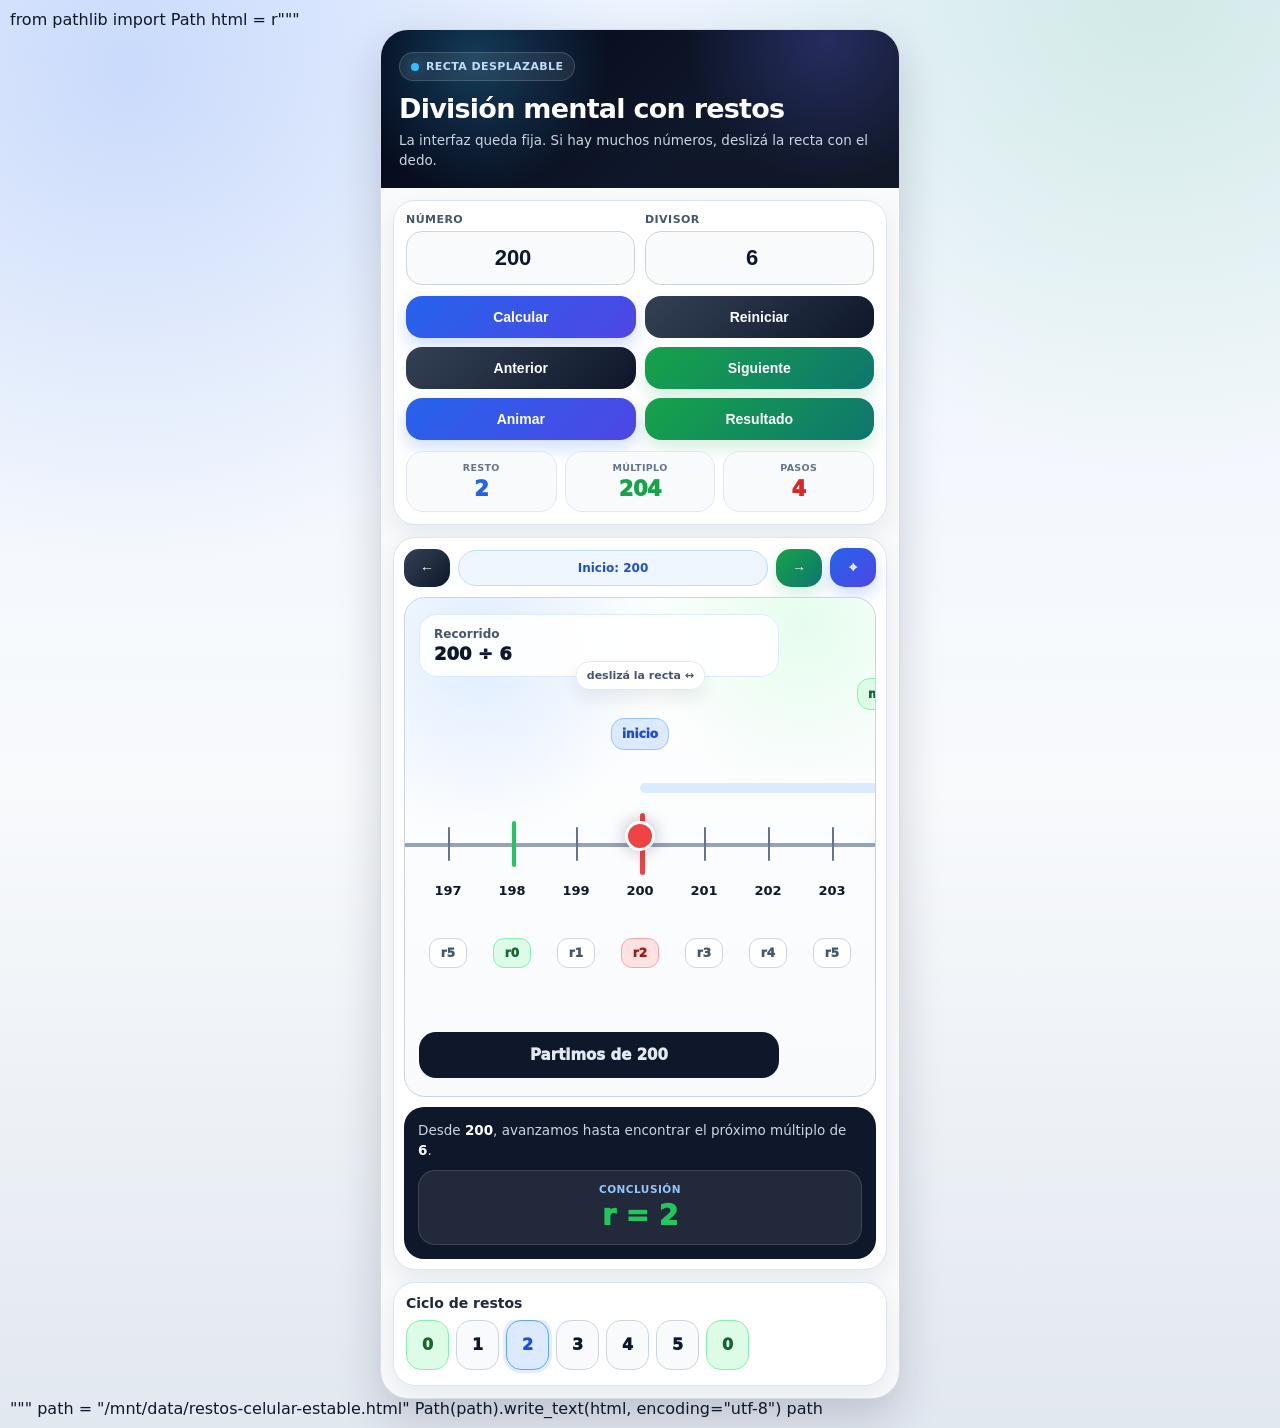
<file: restos.html>
from pathlib import Path

html = r"""<!DOCTYPE html>
<html lang="es">
<head>
  <meta charset="UTF-8" />
  <meta name="viewport" content="width=device-width, initial-scale=1.0, maximum-scale=1.0" />
  <title>Restos en la recta - celular</title>

  <style>
    :root {
      --dark: #020617;
      --dark2: #0f172a;
      --card: #ffffff;
      --soft: #f8fafc;
      --line: #dbe4f0;
      --text: #0f172a;
      --muted: #64748b;
      --blue: #2563eb;
      --blue-soft: #dbeafe;
      --green: #16a34a;
      --green-soft: #dcfce7;
      --red: #ef4444;
      --red-soft: #fee2e2;
      --shadow: 0 18px 45px rgba(15, 23, 42, 0.18);
    }

    * {
      box-sizing: border-box;
      -webkit-tap-highlight-color: transparent;
    }

    html,
    body {
      margin: 0;
      width: 100%;
      max-width: 100%;
      overflow-x: hidden;
    }

    body {
      min-height: 100vh;
      padding: 10px;
      font-family: Inter, system-ui, -apple-system, BlinkMacSystemFont, "Segoe UI", Arial, sans-serif;
      color: var(--text);
      background:
        radial-gradient(circle at 10% 5%, rgba(37, 99, 235, 0.18), transparent 28%),
        radial-gradient(circle at 90% 0%, rgba(22, 163, 74, 0.13), transparent 26%),
        linear-gradient(180deg, #edf4ff 0%, #f8fafc 55%, #e2e8f0 100%);
    }

    .app {
      width: 100%;
      max-width: 520px;
      margin: 0 auto;
      background: var(--soft);
      border-radius: 28px;
      overflow: hidden;
      box-shadow: var(--shadow);
      border: 1px solid rgba(148, 163, 184, 0.35);
    }

    .hero {
      padding: 22px 18px 18px;
      color: #ffffff;
      background:
        radial-gradient(circle at 18% 18%, rgba(56, 189, 248, 0.27), transparent 30%),
        radial-gradient(circle at 86% 6%, rgba(99, 102, 241, 0.27), transparent 30%),
        linear-gradient(135deg, #020617 0%, #0f172a 60%, #111827 100%);
    }

    .badge {
      display: inline-flex;
      align-items: center;
      gap: 7px;
      padding: 7px 11px;
      border-radius: 999px;
      color: #bfdbfe;
      background: rgba(255, 255, 255, 0.08);
      border: 1px solid rgba(255, 255, 255, 0.15);
      font-size: 11px;
      font-weight: 900;
      letter-spacing: 0.4px;
      text-transform: uppercase;
    }

    .badge span {
      width: 8px;
      height: 8px;
      border-radius: 99px;
      background: #38bdf8;
      box-shadow: 0 0 16px rgba(56, 189, 248, 0.9);
    }

    h1 {
      margin: 14px 0 8px;
      font-size: 27px;
      line-height: 1.05;
      letter-spacing: -0.75px;
    }

    .hero p {
      margin: 0;
      color: #cbd5e1;
      font-size: 13.5px;
      line-height: 1.45;
    }

    .content {
      width: 100%;
      max-width: 100%;
      padding: 12px;
      display: grid;
      gap: 12px;
      overflow-x: hidden;
    }

    .card {
      width: 100%;
      max-width: 100%;
      min-width: 0;
      background: var(--card);
      border: 1px solid var(--line);
      border-radius: 22px;
      box-shadow: 0 10px 26px rgba(15, 23, 42, 0.07);
      overflow: hidden;
    }

    .controls {
      padding: 12px;
    }

    .input-grid {
      display: grid;
      grid-template-columns: minmax(0, 1fr) minmax(0, 1fr);
      gap: 10px;
    }

    label {
      display: block;
      margin-bottom: 5px;
      color: #475569;
      font-size: 11px;
      font-weight: 900;
      letter-spacing: 0.45px;
      text-transform: uppercase;
    }

    input {
      width: 100%;
      min-width: 0;
      border: 1px solid #cbd5e1;
      background: #f8fafc;
      color: var(--text);
      border-radius: 16px;
      padding: 13px 9px;
      outline: none;
      font-size: 22px;
      font-weight: 900;
      text-align: center;
    }

    input:focus {
      background: white;
      border-color: var(--blue);
      box-shadow: 0 0 0 4px rgba(37, 99, 235, 0.14);
    }

    .buttons {
      display: grid;
      grid-template-columns: minmax(0, 1fr) minmax(0, 1fr);
      gap: 9px;
      margin-top: 11px;
    }

    .btn {
      border: none;
      border-radius: 16px;
      padding: 13px 9px;
      color: white;
      font-size: 14px;
      font-weight: 900;
      cursor: pointer;
      touch-action: manipulation;
      user-select: none;
    }

    .btn:active {
      transform: scale(0.985);
    }

    .blue {
      background: linear-gradient(135deg, #2563eb, #4f46e5);
      box-shadow: 0 8px 18px rgba(37, 99, 235, 0.22);
    }

    .green {
      background: linear-gradient(135deg, #16a34a, #0f766e);
      box-shadow: 0 8px 18px rgba(22, 163, 74, 0.18);
    }

    .dark {
      background: linear-gradient(135deg, #334155, #0f172a);
    }

    .red {
      background: linear-gradient(135deg, #dc2626, #991b1b);
    }

    .stats {
      display: grid;
      grid-template-columns: repeat(3, minmax(0, 1fr));
      gap: 8px;
      margin-top: 11px;
    }

    .stat {
      min-width: 0;
      border-radius: 17px;
      background: #f8fafc;
      border: 1px solid #e2e8f0;
      padding: 10px 6px;
      text-align: center;
    }

    .stat .label {
      margin-bottom: 4px;
      color: var(--muted);
      font-size: 9.5px;
      font-weight: 900;
      text-transform: uppercase;
      letter-spacing: 0.35px;
    }

    .stat .value {
      overflow: hidden;
      text-overflow: ellipsis;
      font-size: 21px;
      font-weight: 950;
      letter-spacing: -0.4px;
    }

    .stat.blueText .value { color: var(--blue); }
    .stat.greenText .value { color: var(--green); }
    .stat.redText .value { color: #dc2626; }

    .visual-card {
      padding: 10px;
      overflow: hidden;
    }

    .toolbar {
      display: flex;
      align-items: center;
      justify-content: space-between;
      gap: 8px;
      margin-bottom: 10px;
      min-width: 0;
    }

    .toolbar .btn {
      flex: 0 0 auto;
      min-width: 46px;
      padding: 11px 12px;
      border-radius: 15px;
    }

    .status {
      min-width: 0;
      flex: 1;
      text-align: center;
      padding: 10px 8px;
      border-radius: 999px;
      background: #eff6ff;
      border: 1px solid #bfdbfe;
      color: #1d4ed8;
      font-size: 12px;
      font-weight: 900;
      white-space: nowrap;
      overflow: hidden;
      text-overflow: ellipsis;
    }

    .line-window {
      position: relative;
      width: 100%;
      max-width: 100%;
      height: 500px;
      overflow-x: auto;
      overflow-y: hidden;
      overscroll-behavior-x: contain;
      border-radius: 21px;
      border: 1px solid #cbd5e1;
      background:
        radial-gradient(circle at 16% 10%, rgba(219, 234, 254, 0.9), transparent 31%),
        radial-gradient(circle at 85% 5%, rgba(220, 252, 231, 0.72), transparent 28%),
        linear-gradient(180deg, #ffffff 0%, #f8fafc 100%);
      touch-action: pan-x;
    }

    .line-inner {
      position: relative;
      height: 100%;
      min-width: 100%;
    }

    .axis {
      position: absolute;
      left: 30px;
      right: 30px;
      top: 245px;
      height: 4px;
      border-radius: 99px;
      background: #94a3b8;
    }

    .axis::after {
      content: "";
      position: absolute;
      right: -12px;
      top: 50%;
      width: 0;
      height: 0;
      transform: translateY(-50%);
      border-left: 15px solid #94a3b8;
      border-top: 9px solid transparent;
      border-bottom: 9px solid transparent;
    }

    .top-panel {
      position: sticky;
      left: 14px;
      top: 16px;
      z-index: 10;
      width: calc(100vw - 64px);
      max-width: 360px;
      border-radius: 18px;
      padding: 12px 14px;
      background: rgba(255,255,255,0.9);
      border: 1px solid #dbeafe;
      backdrop-filter: blur(10px);
    }

    .top-panel .small {
      color: #475569;
      font-size: 12px;
      font-weight: 900;
    }

    .top-panel .big {
      color: #0f172a;
      margin-top: 2px;
      font-size: 18px;
      font-weight: 950;
    }

    .progress-base,
    .progress-fill {
      position: absolute;
      top: 185px;
      height: 10px;
      border-radius: 999px;
    }

    .progress-base {
      background: #dbeafe;
    }

    .progress-fill {
      background: #22c55e;
    }

    .jump {
      position: absolute;
      top: 210px;
      height: 42px;
      border-top: 3px solid #16a34a;
      border-radius: 50% 50% 0 0;
    }

    .tick {
      position: absolute;
      top: 229px;
      width: 2px;
      height: 34px;
      background: #64748b;
      border-radius: 99px;
    }

    .tick.multiple {
      width: 4px;
      height: 46px;
      top: 223px;
      background: #22c55e;
    }

    .tick.initial {
      width: 5px;
      height: 54px;
      top: 219px;
      background: #2563eb;
    }

    .tick.current {
      width: 5px;
      height: 62px;
      top: 215px;
      background: #ef4444;
    }

    .num-label {
      position: absolute;
      top: 285px;
      transform: translateX(-50%);
      color: #0f172a;
      font-size: 13px;
      font-weight: 850;
    }

    .rest-chip {
      position: absolute;
      top: 340px;
      transform: translateX(-50%);
      width: 38px;
      height: 30px;
      border-radius: 11px;
      display: grid;
      place-items: center;
      color: #475569;
      background: #ffffff;
      border: 1px solid #cbd5e1;
      font-size: 12px;
      font-weight: 950;
    }

    .rest-chip.multiple {
      color: #166534;
      background: #dcfce7;
      border-color: #86efac;
    }

    .rest-chip.initial {
      color: #1d4ed8;
      background: #dbeafe;
      border-color: #60a5fa;
    }

    .rest-chip.current {
      color: #991b1b;
      background: #fee2e2;
      border-color: #fca5a5;
    }

    .marker {
      position: absolute;
      top: 238px;
      transform: translate(-50%, -50%);
      width: 24px;
      height: 24px;
      border-radius: 99px;
      border: 3px solid white;
      box-shadow: 0 0 18px rgba(15, 23, 42, 0.18);
      z-index: 5;
    }

    .marker.initial {
      background: #2563eb;
    }

    .marker.target {
      background: #22c55e;
    }

    .marker.current {
      width: 30px;
      height: 30px;
      background: #ef4444;
    }

    .tag {
      position: absolute;
      transform: translateX(-50%);
      padding: 8px 10px;
      border-radius: 13px;
      font-size: 12px;
      font-weight: 950;
      white-space: nowrap;
      z-index: 6;
    }

    .tag.initial {
      top: 120px;
      color: #1d4ed8;
      background: #dbeafe;
      border: 1px solid #93c5fd;
    }

    .tag.target {
      top: 80px;
      color: #166534;
      background: #dcfce7;
      border: 1px solid #86efac;
    }

    .bottom-message {
      position: sticky;
      left: 14px;
      bottom: 18px;
      width: calc(100vw - 64px);
      max-width: 360px;
      z-index: 10;
      margin-top: 408px;
      padding: 14px 12px;
      border-radius: 17px;
      text-align: center;
      background: #0f172a;
      color: #e2e8f0;
      font-weight: 950;
      font-size: 15px;
    }

    .hint {
      position: sticky;
      left: 50%;
      bottom: 82px;
      width: fit-content;
      margin: 0 auto;
      transform: translateX(-50%);
      z-index: 11;
      padding: 7px 10px;
      border-radius: 999px;
      color: #475569;
      background: rgba(255, 255, 255, 0.88);
      border: 1px solid #e2e8f0;
      font-size: 11px;
      font-weight: 900;
      pointer-events: none;
      box-shadow: 0 8px 18px rgba(15, 23, 42, 0.08);
    }

    .result {
      margin-top: 10px;
      border-radius: 20px;
      background: #0f172a;
      color: white;
      padding: 14px;
      display: grid;
      gap: 10px;
    }

    .result-text {
      color: #cbd5e1;
      line-height: 1.42;
      font-size: 13.5px;
    }

    .result-text b {
      color: white;
    }

    .result-formula {
      border-radius: 17px;
      padding: 12px;
      text-align: center;
      background: rgba(255, 255, 255, 0.08);
      border: 1px solid rgba(255, 255, 255, 0.13);
    }

    .result-formula .top {
      color: #93c5fd;
      font-size: 10.5px;
      font-weight: 900;
      letter-spacing: 0.5px;
      text-transform: uppercase;
      margin-bottom: 4px;
    }

    .result-formula .bottom {
      color: #22c55e;
      font-size: 28px;
      font-weight: 950;
    }

    .cycle {
      padding: 12px;
    }

    .cycle-title {
      margin: 0 0 9px;
      color: #1e293b;
      font-size: 14px;
      font-weight: 900;
    }

    .cycle-row {
      display: flex;
      width: 100%;
      max-width: 100%;
      min-width: 0;
      gap: 7px;
      overflow-x: auto;
      overflow-y: hidden;
      overscroll-behavior-x: contain;
      padding-bottom: 3px;
      scrollbar-width: thin;
    }

    .chip {
      flex: 0 0 43px;
      width: 43px;
      height: 50px;
      border-radius: 15px;
      background: #f8fafc;
      border: 1px solid #cbd5e1;
      display: grid;
      place-items: center;
      font-weight: 950;
      color: var(--text);
    }

    .chip.zero {
      background: var(--green-soft);
      border-color: #86efac;
      color: #166534;
    }

    .chip.selected {
      background: var(--blue-soft);
      border-color: #60a5fa;
      color: #1d4ed8;
      box-shadow: 0 0 0 3px rgba(37, 99, 235, 0.12);
    }

    @media (max-width: 370px) {
      body {
        padding: 6px;
      }

      .app {
        border-radius: 22px;
      }

      .hero {
        padding: 18px 14px 15px;
      }

      h1 {
        font-size: 24px;
      }

      .content {
        padding: 9px;
      }

      .btn {
        font-size: 13px;
        padding: 12px 8px;
      }

      .line-window {
        height: 480px;
      }

      .stats {
        grid-template-columns: 1fr;
      }
    }
  </style>
</head>

<body>
  <main class="app">
    <section class="hero">
      <div class="badge"><span></span> Recta desplazable</div>
      <h1>División mental con restos</h1>
      <p>La interfaz queda fija. Si hay muchos números, deslizá la recta con el dedo.</p>
    </section>

    <section class="content">
      <section class="card controls">
        <div class="input-grid">
          <div>
            <label for="numero">Número</label>
            <input id="numero" type="number" min="0" step="1" value="200" />
          </div>

          <div>
            <label for="divisor">Divisor</label>
            <input id="divisor" type="number" min="2" max="60" step="1" value="6" />
          </div>
        </div>

        <div class="buttons">
          <button id="calcular" class="btn blue">Calcular</button>
          <button id="reset" class="btn dark">Reiniciar</button>
          <button id="prev" class="btn dark">Anterior</button>
          <button id="next" class="btn green">Siguiente</button>
          <button id="auto" class="btn blue">Animar</button>
          <button id="finish" class="btn green">Resultado</button>
        </div>

        <div class="stats">
          <div class="stat blueText">
            <div class="label">Resto</div>
            <div id="statResto" class="value">2</div>
          </div>

          <div class="stat greenText">
            <div class="label">Múltiplo</div>
            <div id="statMultiplo" class="value">204</div>
          </div>

          <div class="stat redText">
            <div class="label">Pasos</div>
            <div id="statPasos" class="value">4</div>
          </div>
        </div>
      </section>

      <section class="card visual-card">
        <div class="toolbar">
          <button id="softPrev" class="btn dark">←</button>
          <div id="status" class="status">Listo para iniciar</div>
          <button id="softNext" class="btn green">→</button>
          <button id="centerBtn" class="btn blue">⌖</button>
        </div>

        <div id="lineWindow" class="line-window">
          <div id="lineInner" class="line-inner"></div>
        </div>

        <div class="result">
          <div id="resultText" class="result-text"></div>

          <div class="result-formula">
            <div class="top">Conclusión</div>
            <div id="resultFormula" class="bottom">r = 2</div>
          </div>
        </div>
      </section>

      <section class="card cycle">
        <h2 class="cycle-title">Ciclo de restos</h2>
        <div id="cycle" class="cycle-row"></div>
      </section>
    </section>
  </main>

  <script>
    const inputNumero = document.getElementById("numero");
    const inputDivisor = document.getElementById("divisor");

    const btnCalcular = document.getElementById("calcular");
    const btnReset = document.getElementById("reset");
    const btnPrev = document.getElementById("prev");
    const btnNext = document.getElementById("next");
    const btnAuto = document.getElementById("auto");
    const btnFinish = document.getElementById("finish");
    const btnSoftPrev = document.getElementById("softPrev");
    const btnSoftNext = document.getElementById("softNext");
    const btnCenter = document.getElementById("centerBtn");

    const lineWindow = document.getElementById("lineWindow");
    const lineInner = document.getElementById("lineInner");

    const cycleBox = document.getElementById("cycle");
    const statusBox = document.getElementById("status");
    const resultText = document.getElementById("resultText");
    const resultFormula = document.getElementById("resultFormula");

    const statResto = document.getElementById("statResto");
    const statMultiplo = document.getElementById("statMultiplo");
    const statPasos = document.getElementById("statPasos");

    let numero = 200;
    let divisor = 6;
    let resto = 2;
    let pasos = 4;
    let objetivo = 204;
    let pasoActual = 0;
    let autoTimer = null;

    let inicio = 0;
    let fin = 10;
    let unit = 64;
    let leftPad = 68;

    function mod(a, b) {
      return ((a % b) + b) % b;
    }

    function leer() {
      numero = parseInt(inputNumero.value, 10);
      divisor = parseInt(inputDivisor.value, 10);

      if (Number.isNaN(numero) || numero < 0) numero = 0;
      if (Number.isNaN(divisor) || divisor < 2) divisor = 2;
      if (divisor > 60) divisor = 60;

      inputNumero.value = numero;
      inputDivisor.value = divisor;

      resto = mod(numero, divisor);
      pasos = resto === 0 ? 0 : divisor - resto;
      objetivo = numero + pasos;

      if (pasoActual > pasos) pasoActual = pasos;
    }

    function calcularRango() {
      const anterior = numero - resto;

      inicio = anterior - 2;
      fin = objetivo + 2;

      if (fin - inicio < 8) {
        const centro = Math.round((inicio + fin) / 2);
        inicio = centro - 4;
        fin = centro + 4;
      }

      const w = lineWindow.clientWidth || 340;
      unit = w < 380 ? 58 : 64;
      leftPad = 68;
    }

    function xOf(n) {
      return leftPad + (n - inicio) * unit;
    }

    function scrollToNumber(n, behavior = "smooth") {
      const x = xOf(n);
      const target = x - lineWindow.clientWidth / 2;
      lineWindow.scrollTo({ left: Math.max(0, target), behavior });
    }

    function detenerAuto() {
      if (autoTimer !== null) {
        clearInterval(autoTimer);
        autoTimer = null;
        btnAuto.textContent = "Animar";
        btnAuto.className = "btn blue";
      }
    }

    function reiniciar() {
      detenerAuto();
      leer();
      pasoActual = 0;
      actualizar();
      requestAnimationFrame(() => scrollToNumber(numero, "auto"));
    }

    function finalizar() {
      detenerAuto();
      leer();
      pasoActual = pasos;
      actualizar();
      requestAnimationFrame(() => scrollToNumber(objetivo));
    }

    function avanzar() {
      detenerAuto();
      leer();

      if (pasoActual < pasos) {
        pasoActual++;
      }

      actualizar();
      requestAnimationFrame(() => scrollToNumber(numero + pasoActual));
    }

    function retroceder() {
      detenerAuto();
      leer();

      if (pasoActual > 0) {
        pasoActual--;
      }

      actualizar();
      requestAnimationFrame(() => scrollToNumber(numero + pasoActual));
    }

    function animar() {
      leer();

      if (autoTimer !== null) {
        detenerAuto();
        return;
      }

      pasoActual = 0;
      actualizar();
      requestAnimationFrame(() => scrollToNumber(numero, "auto"));

      btnAuto.textContent = "Detener";
      btnAuto.className = "btn red";

      autoTimer = setInterval(() => {
        leer();

        if (pasoActual < pasos) {
          pasoActual++;
          actualizar();
          requestAnimationFrame(() => scrollToNumber(numero + pasoActual));
        } else {
          detenerAuto();
        }
      }, 700);
    }

    function actualizarCiclo() {
      let html = "";

      for (let r = 0; r < divisor; r++) {
        let cls = "chip";

        if (r === 0) cls += " zero";
        if (r === resto) cls += " selected";

        html += `<div class="${cls}">${r}</div>`;
      }

      html += `<div class="chip zero">0</div>`;
      cycleBox.innerHTML = html;
    }

    function actualizarPaneles() {
      statResto.textContent = resto;
      statMultiplo.textContent = objetivo;
      statPasos.textContent = pasos;

      const actual = numero + pasoActual;

      if (pasos === 0) {
        statusBox.textContent = `${numero} ya es múltiplo de ${divisor}`;
        resultText.innerHTML = `
          <b>${numero}</b> ya tiene resto 0 al dividirlo por <b>${divisor}</b>.
        `;
        resultFormula.textContent = "r = 0";
        return;
      }

      if (pasoActual === 0) {
        statusBox.textContent = `Inicio: ${numero}`;
        resultText.innerHTML = `
          Desde <b>${numero}</b>, avanzamos hasta encontrar el próximo múltiplo de <b>${divisor}</b>.
        `;
      }

      else if (pasoActual < pasos) {
        statusBox.textContent = `${pasoActual} de ${pasos} pasos`;
        resultText.innerHTML = `
          Posición actual: <b>${actual}</b>. La recta se puede deslizar sin agrandar la pantalla.
        `;
      }

      else {
        statusBox.textContent = `Llegada: ${objetivo}`;
        resultText.innerHTML = `
          Desde <b>${numero}</b> se avanzaron <b>${pasos}</b> lugares hasta <b>${objetivo}</b>.
          Entonces: <b>${divisor} − ${pasos} = ${resto}</b>.
        `;
      }

      resultFormula.textContent = `r = ${resto}`;
    }

    function dibujarRecta() {
      calcularRango();

      const actual = numero + pasoActual;
      const contentWidth = leftPad * 2 + (fin - inicio) * unit;

      lineInner.style.width = `${Math.max(contentWidth, lineWindow.clientWidth)}px`;
      lineInner.innerHTML = "";

      const axis = document.createElement("div");
      axis.className = "axis";
      lineInner.appendChild(axis);

      const topPanel = document.createElement("div");
      topPanel.className = "top-panel";
      topPanel.innerHTML = `
        <div class="small">Recorrido</div>
        <div class="big">${numero} ÷ ${divisor}</div>
      `;
      lineInner.appendChild(topPanel);

      if (pasos > 0) {
        const xN = xOf(numero);
        const xA = xOf(actual);
        const xO = xOf(objetivo);

        const base = document.createElement("div");
        base.className = "progress-base";
        base.style.left = `${xN}px`;
        base.style.width = `${Math.max(0, xO - xN)}px`;
        lineInner.appendChild(base);

        const fill = document.createElement("div");
        fill.className = "progress-fill";
        fill.style.left = `${xN}px`;
        fill.style.width = `${Math.max(0, xA - xN)}px`;
        lineInner.appendChild(fill);

        for (let s = 0; s < pasoActual; s++) {
          const x1 = xOf(numero + s);
          const x2 = xOf(numero + s + 1);

          const jump = document.createElement("div");
          jump.className = "jump";
          jump.style.left = `${x1}px`;
          jump.style.width = `${Math.max(0, x2 - x1)}px`;
          lineInner.appendChild(jump);
        }
      }

      for (let n = inicio; n <= fin; n++) {
        const x = xOf(n);
        const r = mod(n, divisor);
        const isInitial = n === numero;
        const isTarget = n === objetivo;
        const isCurrent = n === actual;
        const isMultiple = r === 0;

        const tick = document.createElement("div");
        tick.className = "tick";
        if (isMultiple) tick.classList.add("multiple");
        if (isInitial) tick.classList.add("initial");
        if (isCurrent) tick.classList.add("current");
        tick.style.left = `${x}px`;
        lineInner.appendChild(tick);

        const num = document.createElement("div");
        num.className = "num-label";
        num.textContent = n;
        num.style.left = `${x}px`;
        lineInner.appendChild(num);

        const chip = document.createElement("div");
        chip.className = "rest-chip";
        if (isMultiple) chip.classList.add("multiple");
        if (isInitial) chip.classList.add("initial");
        if (isCurrent) chip.classList.add("current");
        chip.textContent = `r${r}`;
        chip.style.left = `${x}px`;
        lineInner.appendChild(chip);
      }

      const xN = xOf(numero);
      const xO = xOf(objetivo);
      const xA = xOf(actual);

      const tagInitial = document.createElement("div");
      tagInitial.className = "tag initial";
      tagInitial.textContent = "inicio";
      tagInitial.style.left = `${xN}px`;
      lineInner.appendChild(tagInitial);

      const markerInitial = document.createElement("div");
      markerInitial.className = "marker initial";
      markerInitial.style.left = `${xN}px`;
      lineInner.appendChild(markerInitial);

      const tagTarget = document.createElement("div");
      tagTarget.className = "tag target";
      tagTarget.textContent = "múltiplo";
      tagTarget.style.left = `${xO}px`;
      lineInner.appendChild(tagTarget);

      const markerTarget = document.createElement("div");
      markerTarget.className = "marker target";
      markerTarget.style.left = `${xO}px`;
      lineInner.appendChild(markerTarget);

      const markerCurrent = document.createElement("div");
      markerCurrent.className = "marker current";
      markerCurrent.style.left = `${xA}px`;
      lineInner.appendChild(markerCurrent);

      const hint = document.createElement("div");
      hint.className = "hint";
      hint.textContent = "deslizá la recta ↔";
      lineInner.appendChild(hint);

      const msg = document.createElement("div");
      msg.className = "bottom-message";

      if (pasos === 0) {
        msg.textContent = `${numero} ya es múltiplo de ${divisor}`;
      } else if (pasoActual === 0) {
        msg.textContent = `Partimos de ${numero}`;
      } else if (pasoActual < pasos) {
        msg.textContent = `${pasoActual} de ${pasos} pasos`;
      } else {
        msg.textContent = `${divisor} − ${pasos} = ${resto}`;
      }

      lineInner.appendChild(msg);
    }

    function actualizar() {
      leer();
      actualizarCiclo();
      actualizarPaneles();
      dibujarRecta();
    }

    btnCalcular.addEventListener("click", reiniciar);
    btnReset.addEventListener("click", reiniciar);
    btnPrev.addEventListener("click", retroceder);
    btnNext.addEventListener("click", avanzar);
    btnSoftPrev.addEventListener("click", retroceder);
    btnSoftNext.addEventListener("click", avanzar);
    btnAuto.addEventListener("click", animar);
    btnFinish.addEventListener("click", finalizar);

    btnCenter.addEventListener("click", () => {
      leer();
      calcularRango();
      scrollToNumber(numero + pasoActual);
    });

    inputNumero.addEventListener("change", reiniciar);
    inputDivisor.addEventListener("change", reiniciar);

    window.addEventListener("resize", () => {
      actualizar();
      requestAnimationFrame(() => scrollToNumber(numero + pasoActual, "auto"));
    });

    function iniciar() {
      reiniciar();
      requestAnimationFrame(() => scrollToNumber(numero, "auto"));
    }

    if (document.readyState === "loading") {
      document.addEventListener("DOMContentLoaded", iniciar);
    } else {
      iniciar();
    }
  </script>
</body>
</html>
"""

path = "/mnt/data/restos-celular-estable.html"
Path(path).write_text(html, encoding="utf-8")
path
</file>
